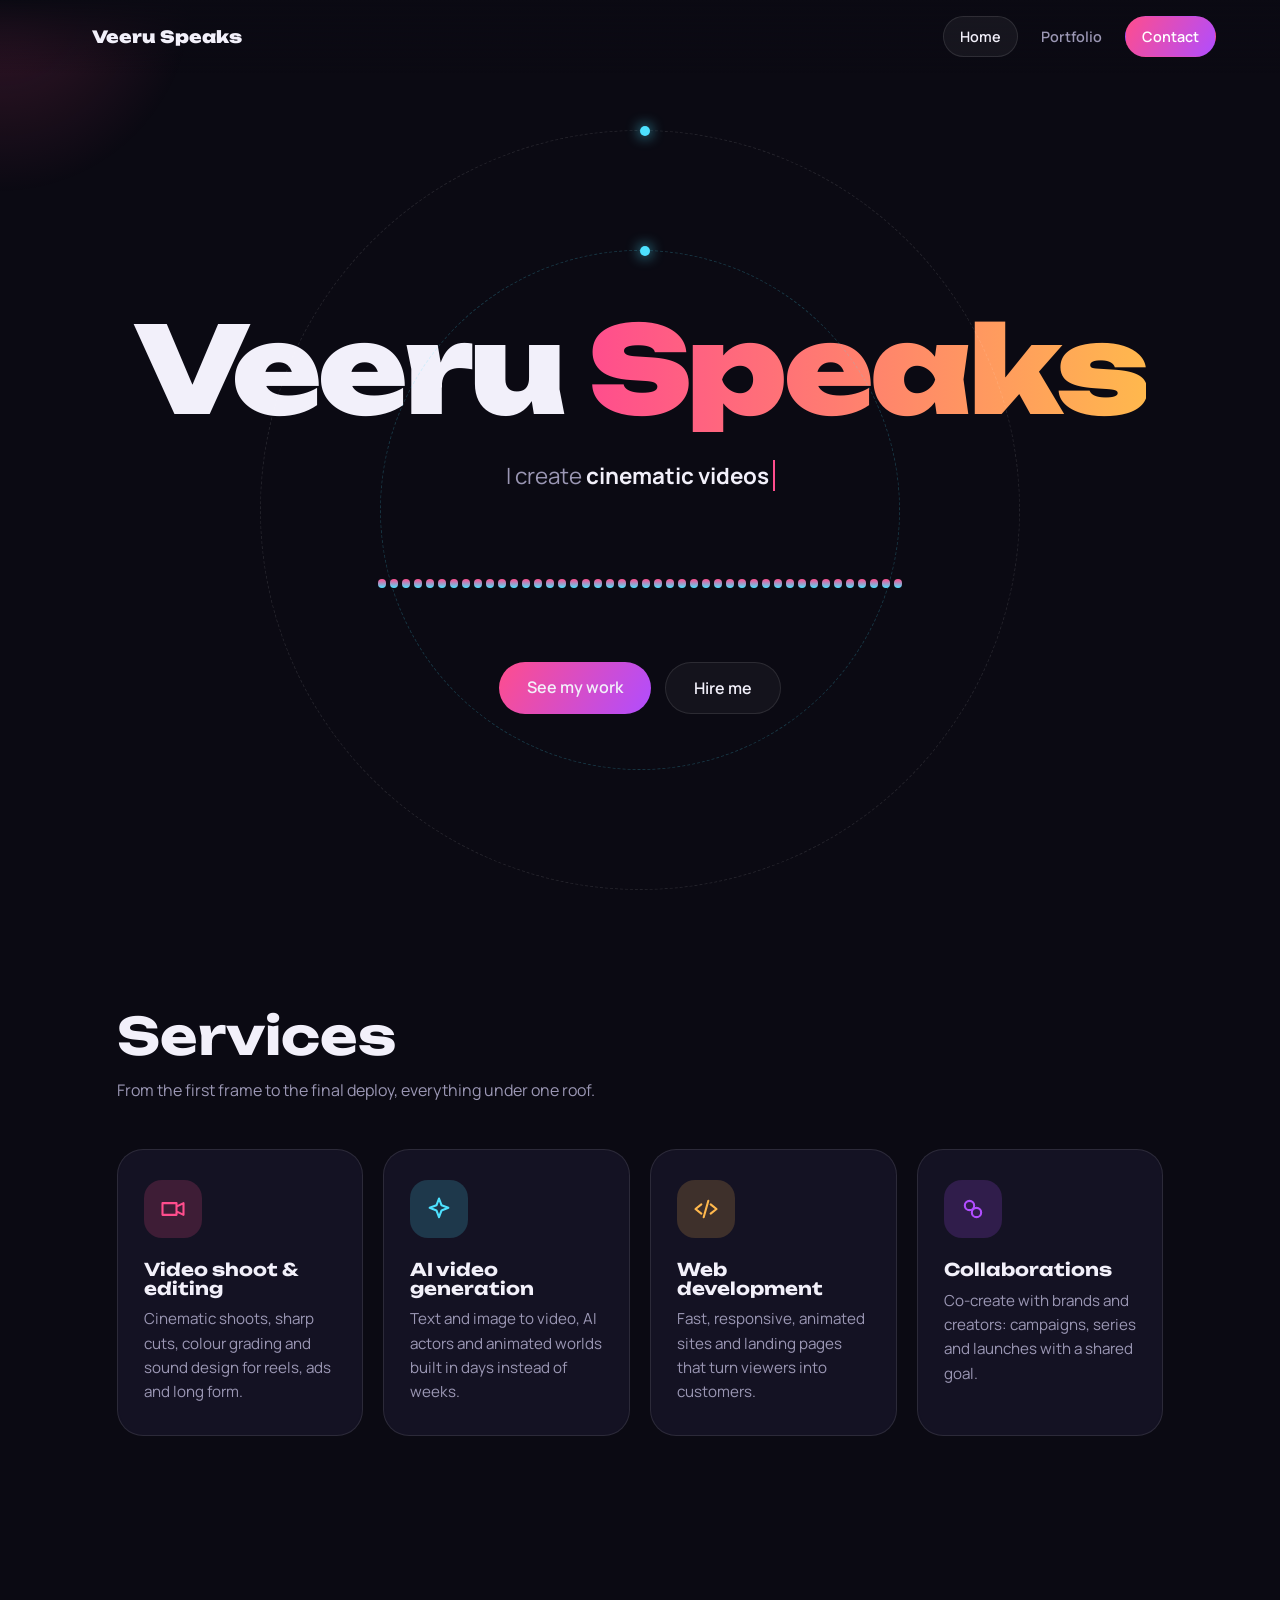
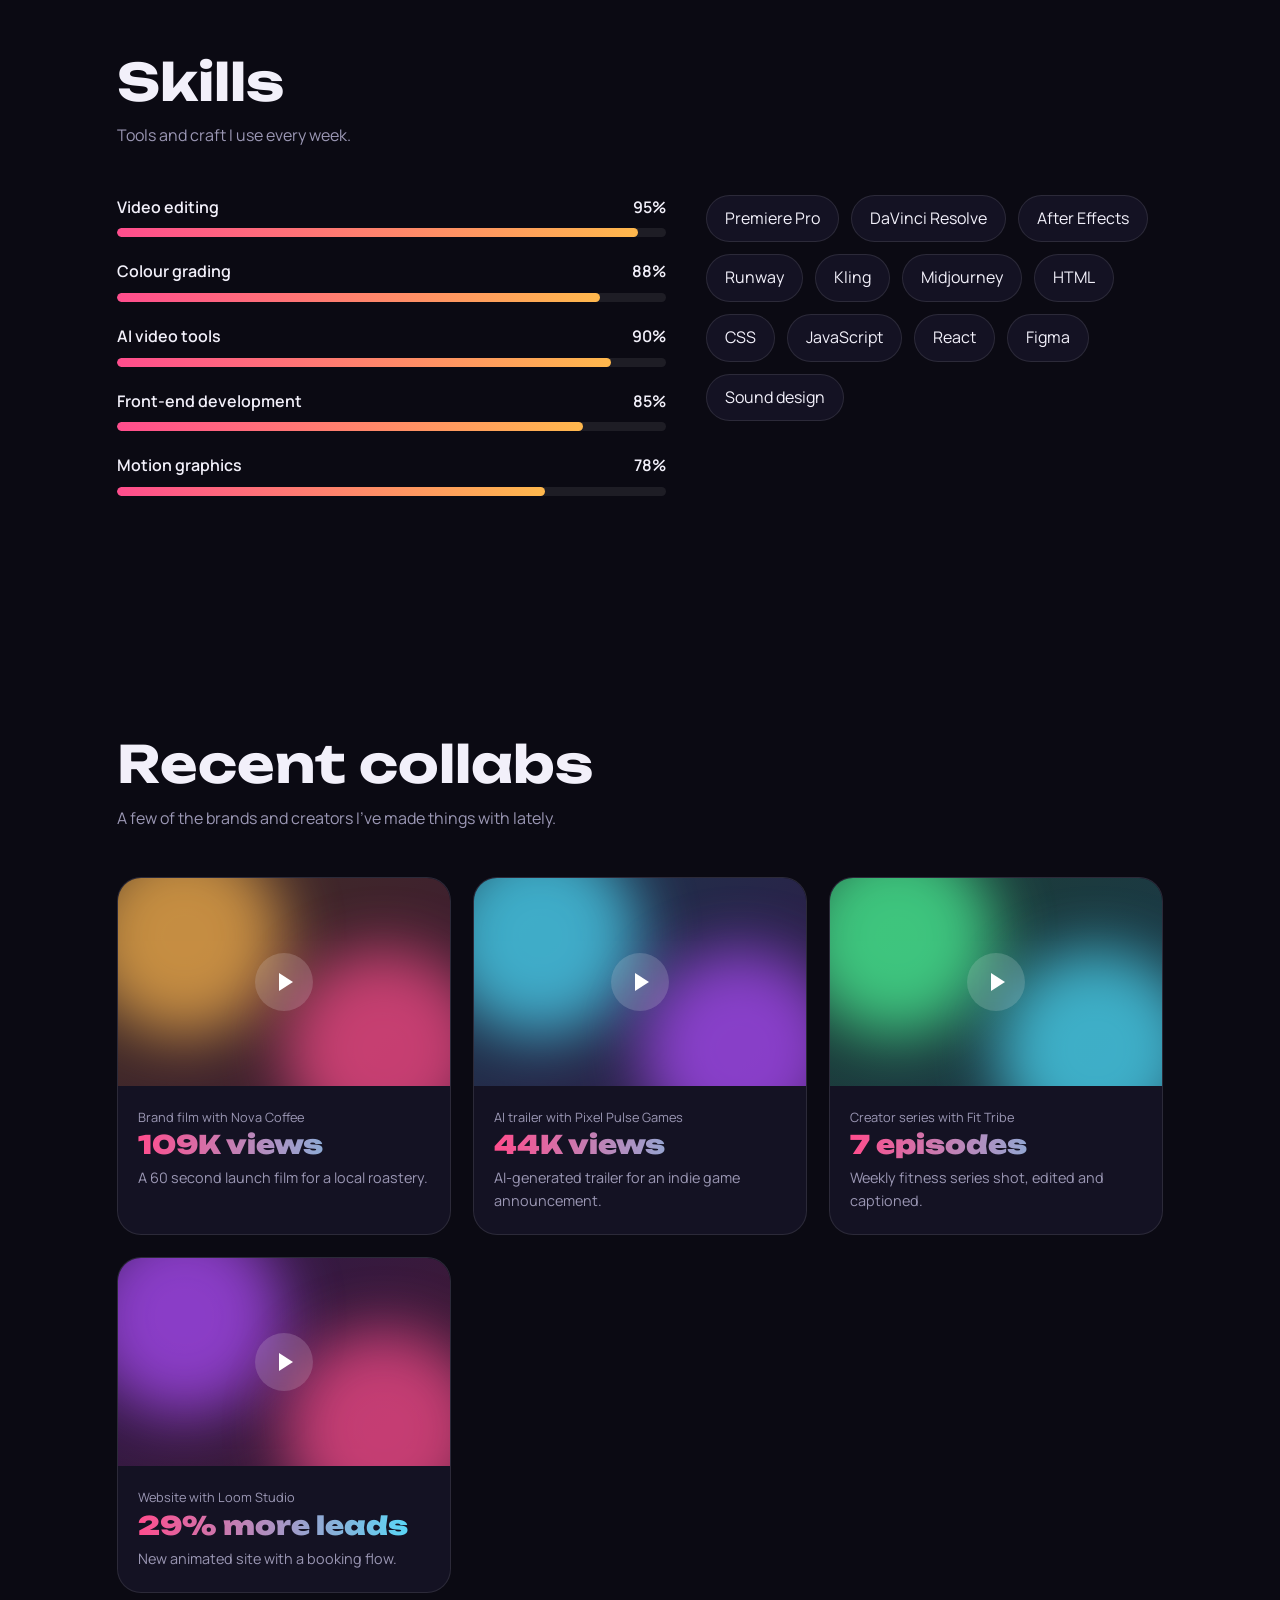
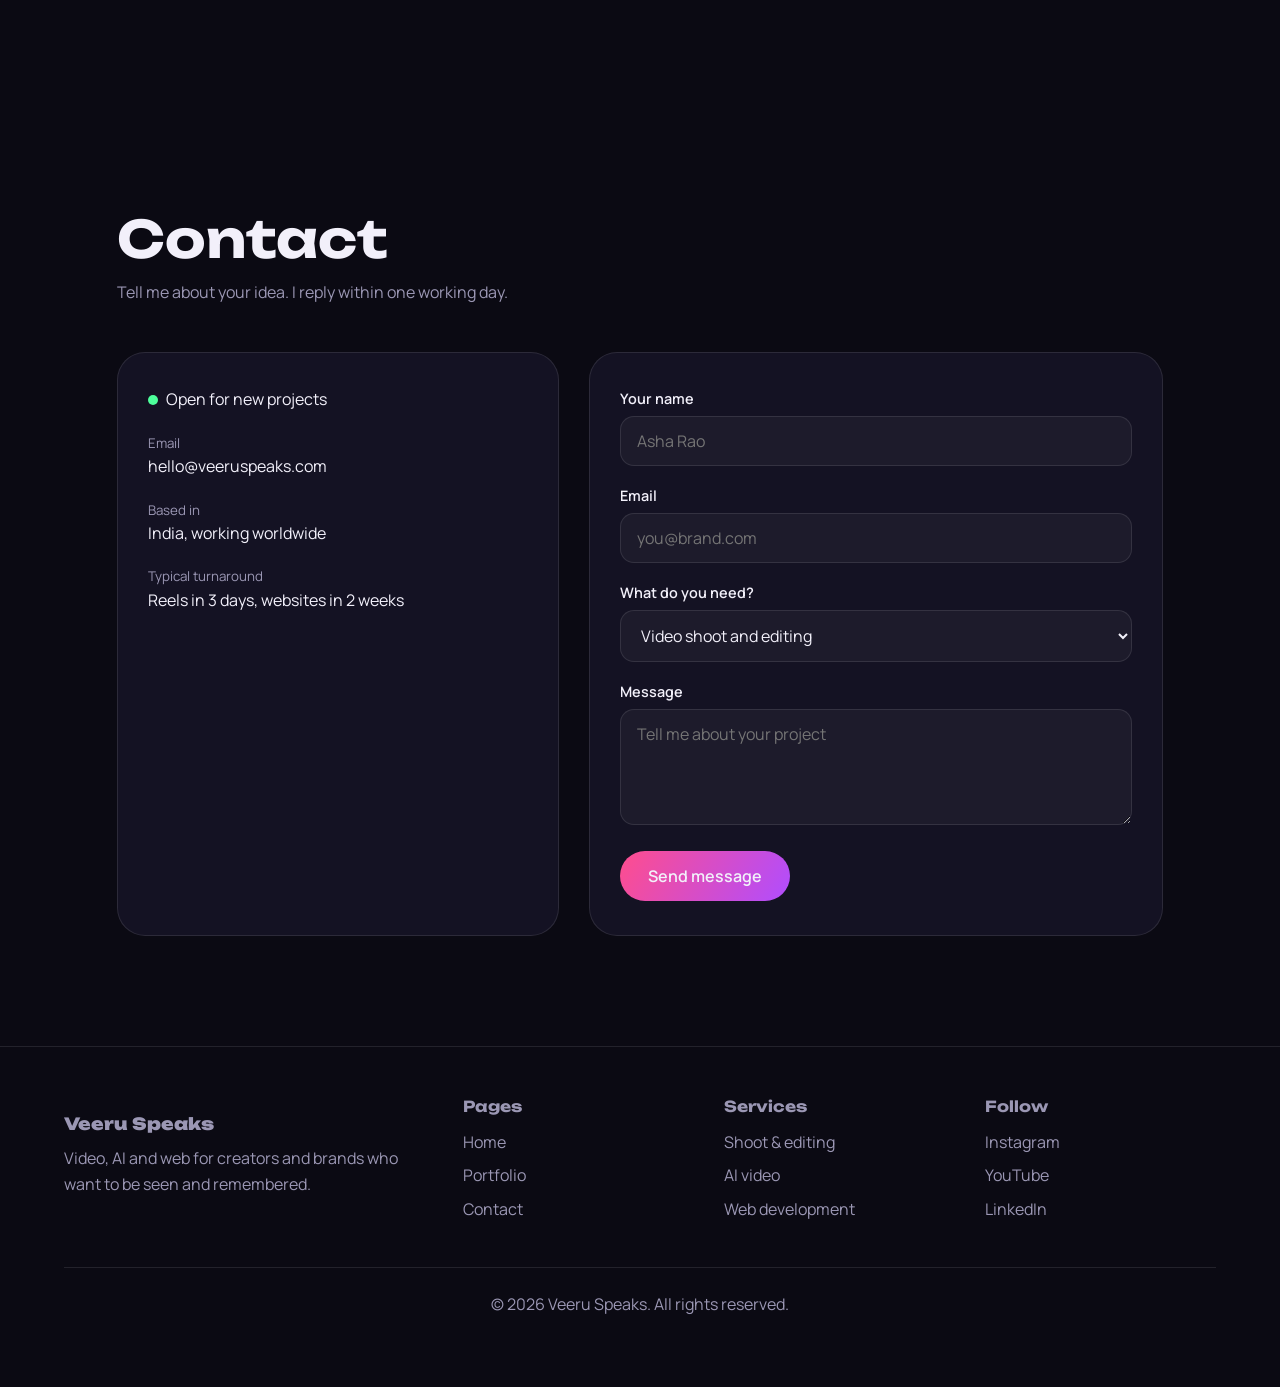
<file: index.html>
<!DOCTYPE html>
<html lang="en">
<head>
<meta charset="utf-8">
<meta name="viewport" content="width=device-width, initial-scale=1, viewport-fit=cover">
<title>Veeru Speaks</title>
<link rel="preconnect" href="https://fonts.googleapis.com">
<link href="https://fonts.googleapis.com/css2?family=Unbounded:wght@400;700;900&family=Manrope:wght@400;600&display=swap" rel="stylesheet">
<link rel="stylesheet" href="style.css">
</head>
<body data-page="index">
<canvas id="bg"></canvas><div id="glow"></div>
<nav>
  <a href="index.html" class="logo"><div class="eq"><i></i><i></i><i></i><i></i></div><span class="t">Veeru Speaks</span></a>
  <div class="links"><a href="index.html" data-p="index">Home</a><a href="portfolio.html" data-p="portfolio">Portfolio</a><a href="index.html#contact" class="cta">Contact</a></div>
</nav>
<main>
  <div class="hero">
    <div class="ring r1"></div><div class="ring r2"></div>
    <h1><span>Veeru</span> <span class="g">Speaks</span></h1>
    <p class="role">I create <b id="typed"></b></p>
    <div class="wave" id="wave"></div>
    <div class="btns"><a class="btn p" href="portfolio.html">See my work</a><a class="btn" href="#contact">Hire me</a></div>
  </div>
  <section id="services"><h2 class="rv">Services</h2><p class="sub rv">From the first frame to the final deploy, everything under one roof.</p><div class="grid" id="svc"></div></section>
  <section id="skills"><h2 class="rv">Skills</h2><p class="sub rv">Tools and craft I use every week.</p>
    <div class="skills"><div id="bars" class="rv"></div><div class="tools rv" id="tools"></div></div></section>
  <section id="collabs"><h2 class="rv">Recent collabs</h2><p class="sub rv">A few of the brands and creators I've made things with lately.</p><div class="works" id="cl"></div></section>
  <section id="contact"><h2 class="rv">Contact</h2><p class="sub rv">Tell me about your idea. I reply within one working day.</p>
    <div class="contact">
      <div class="box info rv"><p><span class="live"></span>Open for new projects</p><p><small>Email</small>hello@veeruspeaks.com</p><p><small>Based in</small>India, working worldwide</p><p><small>Typical turnaround</small>Reels in 3 days, websites in 2 weeks</p></div>
      <form class="box rv" id="form"><label for="n">Your name</label><input id="n" required placeholder="Asha Rao"><label for="e">Email</label><input id="e" type="email" required placeholder="you@brand.com">
        <label for="s">What do you need?</label><select id="s"><option>Video shoot and editing</option><option>AI video generation</option><option>Web development</option><option>Collaboration</option></select>
        <label for="m">Message</label><textarea id="m" rows="4" required placeholder="Tell me about your project"></textarea>
        <button class="btn p" type="submit">Send message</button><div class="ok" id="ok">Thanks! Your email app opened with the message ready to send.</div></form>
    </div>
  </section>
</main>
<footer>
  <div class="foot">
    <div><a href="index.html" class="logo" style="margin-bottom:14px"><div class="eq"><i></i><i></i><i></i><i></i></div>Veeru Speaks</a><p>Video, AI and web for creators and brands who want to be seen and remembered.</p></div>
    <div><h4>Pages</h4><a href="index.html">Home</a><a href="portfolio.html">Portfolio</a><a href="index.html#contact">Contact</a></div>
    <div><h4>Services</h4><a href="portfolio.html?f=shoot">Shoot &amp; editing</a><a href="portfolio.html?f=ai">AI video</a><a href="portfolio.html?f=web">Web development</a></div>
    <div><h4>Follow</h4><a href="#">Instagram</a><a href="#">YouTube</a><a href="#">LinkedIn</a></div>
  </div>
  <div class="copy">© 2026 Veeru Speaks. All rights reserved.</div>
</footer>
<div class="modal" id="modal" role="dialog" aria-modal="true"><div class="mbox" id="mbox"></div></div>
<script src="script.js"></script>
</body>
</html>
</file>
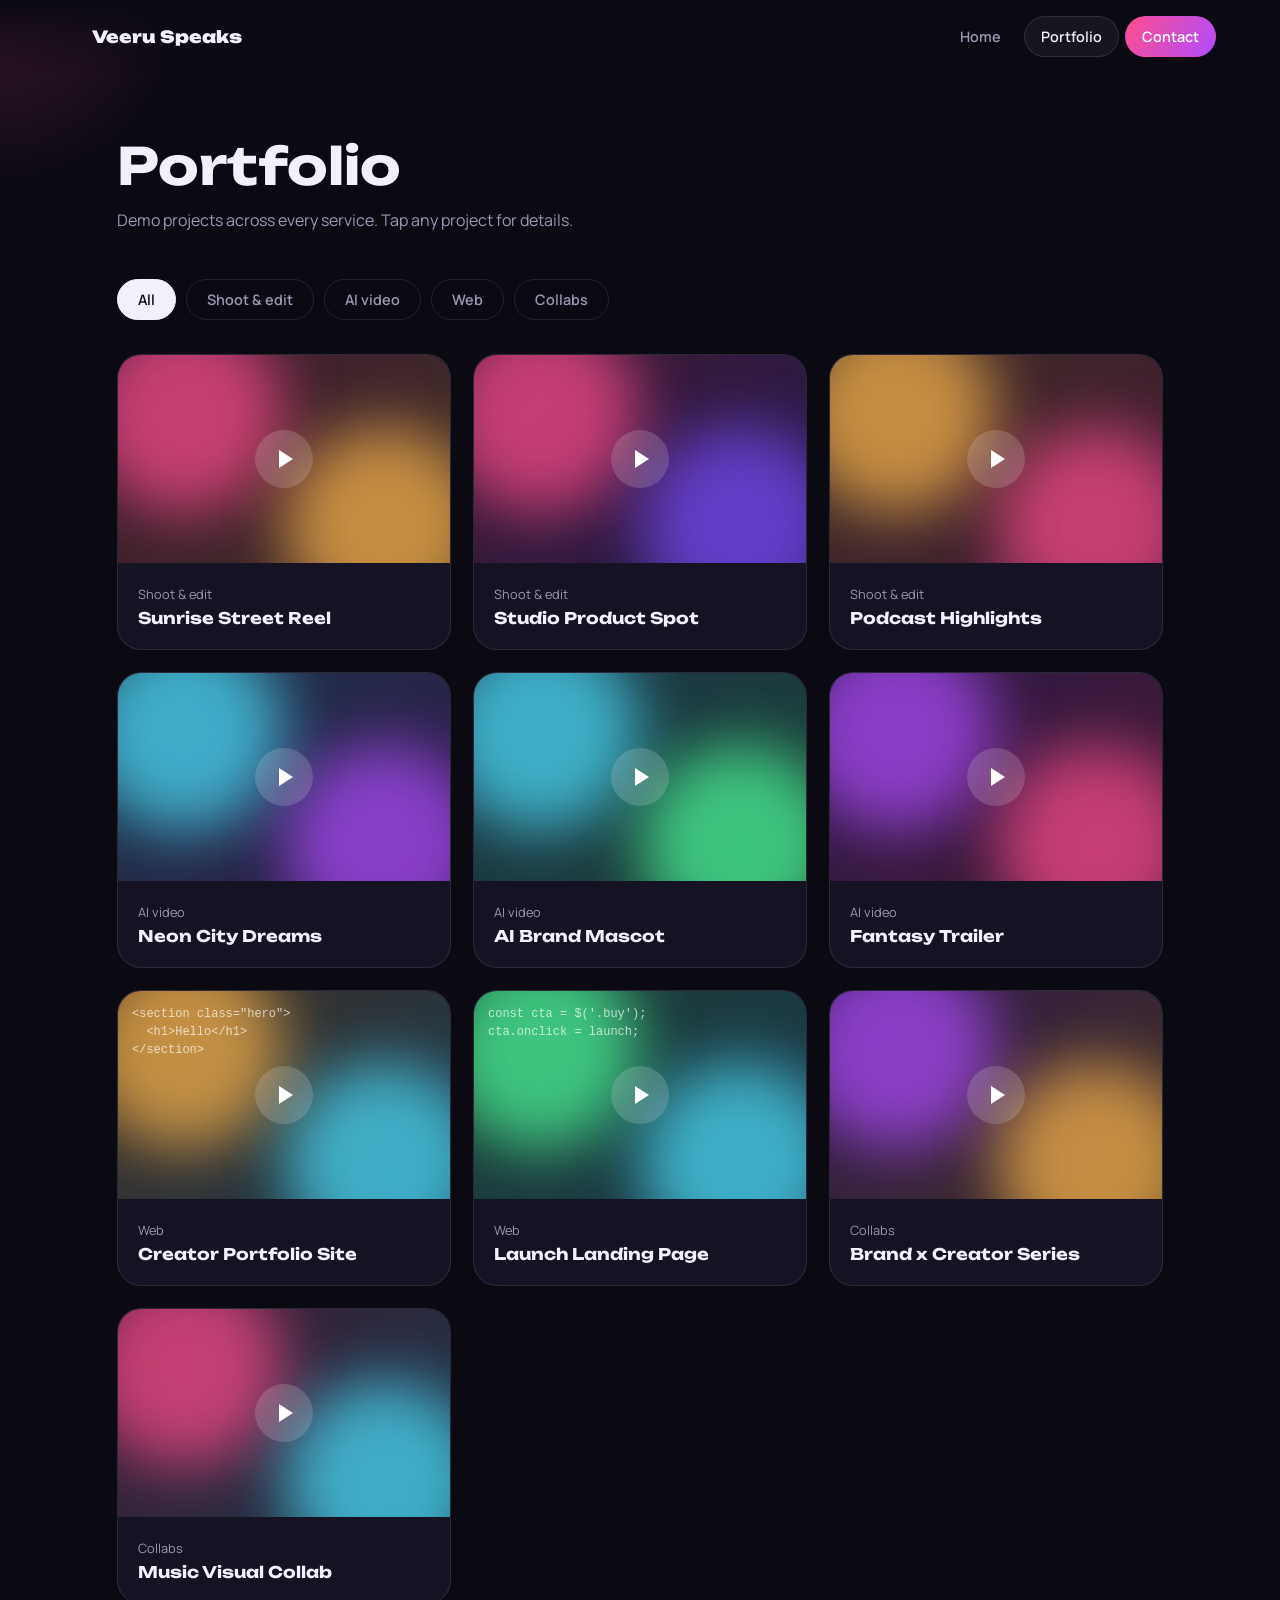
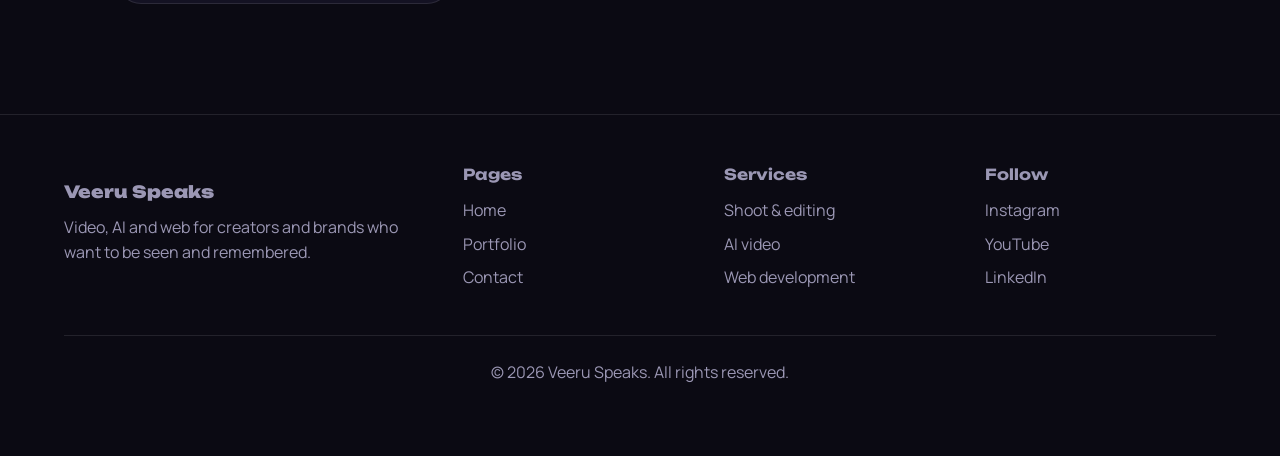
<file: portfolio (1).html>
<!DOCTYPE html>
<html lang="en">
<head>
<meta charset="utf-8">
<meta name="viewport" content="width=device-width, initial-scale=1, viewport-fit=cover">
<title>Portfolio | Veeru Speaks</title>
<link rel="preconnect" href="https://fonts.googleapis.com">
<link href="https://fonts.googleapis.com/css2?family=Unbounded:wght@400;700;900&family=Manrope:wght@400;600&display=swap" rel="stylesheet">
<link rel="stylesheet" href="style.css">
</head>
<body data-page="portfolio">
<canvas id="bg"></canvas><div id="glow"></div>
<nav>
  <a href="index.html" class="logo"><div class="eq"><i></i><i></i><i></i><i></i></div><span class="t">Veeru Speaks</span></a>
  <div class="links"><a href="index.html" data-p="index">Home</a><a href="portfolio.html" data-p="portfolio">Portfolio</a><a href="index.html#contact" class="cta">Contact</a></div>
</nav>
<main>
  <section style="padding-top:140px"><h2>Portfolio</h2><p class="sub">Demo projects across every service. Tap any project for details.</p>
    <div class="filters" id="filters"></div><div class="works" id="works"></div></section>
</main>
<footer>
  <div class="foot">
    <div><a href="index.html" class="logo" style="margin-bottom:14px"><div class="eq"><i></i><i></i><i></i><i></i></div>Veeru Speaks</a><p>Video, AI and web for creators and brands who want to be seen and remembered.</p></div>
    <div><h4>Pages</h4><a href="index.html">Home</a><a href="portfolio.html">Portfolio</a><a href="index.html#contact">Contact</a></div>
    <div><h4>Services</h4><a href="portfolio.html?f=shoot">Shoot &amp; editing</a><a href="portfolio.html?f=ai">AI video</a><a href="portfolio.html?f=web">Web development</a></div>
    <div><h4>Follow</h4><a href="#">Instagram</a><a href="#">YouTube</a><a href="#">LinkedIn</a></div>
  </div>
  <div class="copy">© 2026 Veeru Speaks. All rights reserved.</div>
</footer>
<div class="modal" id="modal" role="dialog" aria-modal="true"><div class="mbox" id="mbox"></div></div>
<script src="script.js"></script>
</body>
</html>
</file>
<file: style.css>
:root{--bg:#0b0a13;--bg2:#141223;--tx:#f2f0fa;--mu:#9b97b4;--a:#ff4d8d;--b:#4de1ff;--c:#ffb84d;--ln:rgba(255,255,255,.1);
box-sizing:border-box;padding-top:env(safe-area-inset-top,0px);padding-bottom:env(safe-area-inset-bottom,0px)}
html{scroll-padding-top:env(safe-area-inset-top,0px);scroll-behavior:smooth}
*,*::before,*::after{box-sizing:border-box;margin:0}
body{background:var(--bg);color:var(--tx);font:400 16px/1.6 Manrope,system-ui,sans-serif;overflow-x:hidden;min-height:100vh}
h1,h2,h3,.logo{font-family:Unbounded,Impact,sans-serif;line-height:1.05}
a{color:inherit;text-decoration:none}
:focus-visible{outline:2px solid var(--b);outline-offset:3px}
#bg{position:fixed;inset:0;z-index:0;pointer-events:none}
#glow{position:fixed;width:420px;height:420px;border-radius:50%;left:0;top:0;z-index:0;pointer-events:none;background:radial-gradient(circle,rgba(255,77,141,.18),transparent 65%);transform:translate(-50%,-50%);transition:opacity .4s}
nav{position:fixed;top:env(safe-area-inset-top,0px);left:0;right:0;z-index:20;display:flex;justify-content:space-between;align-items:center;padding:16px 5vw;background:linear-gradient(var(--bg),transparent)}
.logo{font-weight:900;font-size:1.05rem;display:flex;gap:10px;align-items:center}
.eq{display:flex;gap:2px;align-items:flex-end;height:18px}
.eq i{width:3px;background:var(--a);border-radius:2px;animation:eq 1s ease-in-out infinite}
.eq i:nth-child(2){animation-delay:.2s;background:var(--b)}.eq i:nth-child(3){animation-delay:.4s;background:var(--c)}.eq i:nth-child(4){animation-delay:.6s}
@keyframes eq{0%,100%{height:4px}50%{height:18px}}
.links{display:flex;gap:6px}
.links a{padding:8px 16px;border-radius:99px;font-weight:600;font-size:.9rem;color:var(--mu);transition:.3s;border:1px solid transparent}
.links a:hover,.links a.on{color:var(--tx);border-color:var(--ln);background:rgba(255,255,255,.05)}
main{position:relative;z-index:2}
.page{display:none}.page.show{display:block;animation:pg .7s cubic-bezier(.2,.8,.2,1)}
@keyframes pg{from{opacity:0;filter:blur(14px);transform:scale(.97)}to{opacity:1;filter:none;transform:none}}
section{padding:110px 6vw;max-width:1200px;margin:auto}
.hero{min-height:100vh;display:flex;flex-direction:column;justify-content:center;align-items:center;text-align:center;padding-top:120px;position:relative}
.hero h1{font-size:clamp(2.6rem,10vw,7.5rem);font-weight:900;letter-spacing:-.03em}
.hero h1 span{display:inline-block;animation:bob 3.2s ease-in-out infinite}
.hero h1 .g{background:linear-gradient(90deg,var(--a),var(--c),var(--b),var(--a));background-size:300% 100%;-webkit-background-clip:text;background-clip:text;color:transparent;animation:hue 6s linear infinite}
@keyframes hue{to{background-position:300% 0}}
@keyframes bob{0%,100%{transform:translateY(0) rotate(0)}50%{transform:translateY(-8px) rotate(-1.5deg)}}
.role{margin:26px 0 8px;font-size:clamp(1rem,2.6vw,1.4rem);color:var(--mu);min-height:1.7em}
.role b{color:var(--tx);border-right:2px solid var(--a);padding-right:4px;animation:caret .8s steps(1) infinite}
@keyframes caret{50%{border-color:transparent}}
.wave{display:flex;gap:4px;align-items:center;justify-content:center;height:90px;margin:34px 0;width:100%;max-width:640px}
.wave i{flex:1;max-width:8px;border-radius:9px;background:linear-gradient(var(--a),var(--b));height:10%;animation:wv 1.4s ease-in-out infinite}
@keyframes wv{0%,100%{height:8%}50%{height:var(--h)}}
.btns{display:flex;gap:14px;flex-wrap:wrap;justify-content:center}
.btn{position:relative;padding:14px 28px;border-radius:99px;font-weight:600;border:1px solid var(--ln);background:rgba(255,255,255,.04);cursor:pointer;color:var(--tx);font:600 1rem Manrope,sans-serif;transition:.35s;overflow:hidden}
.btn:hover{transform:scale(1.06);border-color:var(--a);box-shadow:0 0 30px rgba(255,77,141,.35)}
.btn.p{background:linear-gradient(120deg,var(--a),#b04dff);border:0;animation:pulse 2.4s ease-in-out infinite}
@keyframes pulse{0%,100%{box-shadow:0 0 0 0 rgba(255,77,141,.5)}50%{box-shadow:0 0 0 16px rgba(255,77,141,0)}}
.ring{position:absolute;border:1px dashed var(--ln);border-radius:50%;animation:spin 30s linear infinite;pointer-events:none}
.ring.r1{width:min(90vw,760px);aspect-ratio:1}.ring.r2{width:min(64vw,520px);aspect-ratio:1;animation-duration:20s;animation-direction:reverse;border-color:rgba(77,225,255,.2)}
.ring::after{content:"";position:absolute;top:-5px;left:50%;width:10px;height:10px;border-radius:50%;background:var(--b);box-shadow:0 0 14px var(--b)}
@keyframes spin{to{transform:rotate(360deg)}}
h2{font-size:clamp(1.7rem,5vw,3.2rem);margin-bottom:14px;font-weight:700}
.sub{color:var(--mu);max-width:560px;margin-bottom:46px}
.grid{display:grid;grid-template-columns:repeat(auto-fit,minmax(240px,1fr));gap:20px}
.card{position:relative;padding:30px 26px;border-radius:26px;background:var(--bg2);border:1px solid var(--ln);transition:transform .25s,border-color .3s;transform-style:preserve-3d;overflow:hidden;cursor:pointer}
.card::before{content:"";position:absolute;inset:-60%;background:conic-gradient(from 0deg,transparent,var(--cc,var(--a)),transparent 30%);animation:spin 6s linear infinite;opacity:.0;transition:.4s}
.card:hover::before{opacity:.35}
.card::after{content:"";position:absolute;inset:1px;border-radius:25px;background:var(--bg2)}
.card>*{position:relative;z-index:2}
.ico{width:58px;height:58px;border-radius:18px;display:grid;place-items:center;margin-bottom:22px;background:color-mix(in srgb,var(--cc,var(--a)) 18%,transparent);animation:float 4s ease-in-out infinite}
.ico svg{width:28px;height:28px;stroke:var(--cc,var(--a));fill:none;stroke-width:1.8;stroke-linecap:round;stroke-linejoin:round}
@keyframes float{0%,100%{transform:translateY(0) scale(1)}50%{transform:translateY(-6px) scale(1.06)}}
.card h3{font-size:1.1rem;margin-bottom:10px}.card p{color:var(--mu);font-size:.95rem}
.rv{opacity:0;filter:blur(12px);transform:scale(.92);transition:opacity .9s,filter .9s,transform .9s cubic-bezier(.2,.8,.2,1)}
.rv.in{opacity:1;filter:none;transform:none}
.collab{text-align:center;border:1px solid var(--ln);border-radius:36px;background:radial-gradient(circle at 50% 0,rgba(176,77,255,.22),transparent 60%),var(--bg2);padding:70px 6vw;position:relative;overflow:hidden}
.collab .orb{position:absolute;border-radius:50%;filter:blur(40px);animation:orb 8s ease-in-out infinite;opacity:.5}
@keyframes orb{0%,100%{transform:scale(1)}50%{transform:scale(1.5)}}
.tags{display:flex;flex-wrap:wrap;gap:10px;justify-content:center;margin:26px 0 34px}
.tags span{padding:8px 18px;border-radius:99px;border:1px solid var(--ln);background:rgba(255,255,255,.04);animation:float 3.5s ease-in-out infinite}
.tags span:nth-child(2n){animation-delay:.6s}.tags span:nth-child(3n){animation-delay:1.2s}
.filters{display:flex;gap:10px;flex-wrap:wrap;margin-bottom:34px}
.chip{padding:10px 20px;border-radius:99px;border:1px solid var(--ln);background:transparent;color:var(--mu);cursor:pointer;font:600 .9rem Manrope,sans-serif;transition:.3s}
.chip:hover{color:var(--tx);transform:scale(1.06)}.chip.on{background:var(--tx);color:var(--bg);border-color:var(--tx)}
.works{display:grid;grid-template-columns:repeat(auto-fill,minmax(280px,1fr));gap:22px}
.work{border-radius:24px;overflow:hidden;background:var(--bg2);border:1px solid var(--ln);cursor:pointer;transition:transform .3s,opacity .5s,filter .5s;animation:pg .7s both}
.work:hover{transform:scale(1.03)}
.work.hide{display:none}
.thumb{aspect-ratio:16/10;position:relative;display:grid;place-items:center;overflow:hidden}
.thumb .play{width:58px;height:58px;border-radius:50%;background:rgba(255,255,255,.16);backdrop-filter:blur(8px);display:grid;place-items:center;animation:pulse 2.4s infinite;transition:.3s}
.work:hover .play{transform:scale(1.2);background:rgba(255,255,255,.3)}
.play::after{content:"";border-left:14px solid #fff;border-top:9px solid transparent;border-bottom:9px solid transparent;margin-left:4px}
.thumb .sh{position:absolute;width:60%;aspect-ratio:1;border-radius:50%;filter:blur(30px);opacity:.7;animation:orb 6s ease-in-out infinite}
.thumb .code{position:absolute;inset:14px;font:12px/1.5 monospace;color:rgba(255,255,255,.7);overflow:hidden;white-space:pre}
.meta{padding:18px 20px 22px}.meta small{color:var(--mu);font-size:.8rem}.meta h3{font-size:1rem;margin-top:4px}
.modal{position:fixed;inset:0;z-index:50;background:rgba(5,4,10,.8);backdrop-filter:blur(10px);display:none;place-items:center;padding:20px}
.modal.open{display:grid;animation:pg .45s both}
.mbox{max-width:620px;width:100%;background:var(--bg2);border:1px solid var(--ln);border-radius:28px;overflow:hidden}
.mbox .thumb{aspect-ratio:16/9}.mbox .meta{padding:26px}.mbox p{color:var(--mu);margin:12px 0 20px}
footer{position:relative;z-index:2;text-align:center;padding:50px 5vw 70px;color:var(--mu);border-top:1px solid var(--ln)}
@media(max-width:640px){section{padding:80px 5vw}.links a{padding:7px 11px;font-size:.82rem}.logo span.t{display:none}}
@media(prefers-reduced-motion:reduce){*{animation-duration:.01s!important;animation-iteration-count:1!important;transition-duration:.01s!important}}
:root:not([data-theme="light"]){color-scheme:dark}

/* ---- v2 additions ---- */
body{animation:pg .8s cubic-bezier(.2,.8,.2,1)}
.links a.cta{background:linear-gradient(120deg,var(--a),#b04dff);color:#fff}
.skills{display:grid;grid-template-columns:1.2fr 1fr;gap:40px;align-items:start}
.sk{margin-bottom:22px}.sk div{display:flex;justify-content:space-between;font-weight:600;margin-bottom:8px}
.bar{height:9px;background:rgba(255,255,255,.08);border-radius:9px;overflow:hidden}
.bar i{display:block;height:100%;width:0;border-radius:9px;background:linear-gradient(90deg,var(--a),var(--c),var(--b),var(--a));background-size:300% 100%;transition:width 1.8s cubic-bezier(.2,.8,.2,1);animation:hue 5s linear infinite}
.in .bar i{width:var(--w)}
.tools{display:flex;flex-wrap:wrap;gap:12px}
.tools span{padding:10px 18px;border-radius:99px;border:1px solid var(--ln);background:var(--bg2);animation:float 3.6s ease-in-out infinite;transition:.3s}
.tools span:hover{border-color:var(--b);transform:scale(1.1)}
.tools span:nth-child(2n){animation-delay:.7s}.tools span:nth-child(3n){animation-delay:1.4s}
.stat{font:900 1.6rem Unbounded,sans-serif;background:linear-gradient(90deg,var(--a),var(--b));-webkit-background-clip:text;background-clip:text;color:transparent}
.contact{display:grid;grid-template-columns:1fr 1.3fr;gap:30px}
.box{background:var(--bg2);border:1px solid var(--ln);border-radius:28px;padding:34px 30px}
.info p{margin-bottom:20px}.info small{color:var(--mu);display:block}
.live{display:inline-block;width:10px;height:10px;border-radius:50%;background:#4dff9b;margin-right:8px;animation:pulse 2s infinite}
form label{display:block;font-weight:600;font-size:.9rem;margin-bottom:6px}
form input,form select,form textarea{width:100%;padding:13px 16px;margin-bottom:18px;border-radius:14px;border:1px solid var(--ln);background:rgba(255,255,255,.04);color:var(--tx);font:400 1rem Manrope,sans-serif;transition:.3s}
form input:focus,form select:focus,form textarea:focus{border-color:var(--a);box-shadow:0 0 0 4px rgba(255,77,141,.15);outline:0}
form option{background:var(--bg2)}
.ok{display:none;margin-top:16px;padding:14px;border-radius:14px;background:rgba(77,255,155,.12);color:#4dff9b;animation:pg .6s}
.ok.show{display:block}
.foot{display:grid;grid-template-columns:1.6fr 1fr 1fr 1fr;gap:30px;text-align:left;max-width:1200px;margin:auto;padding-bottom:36px}
.foot h4{font:700 .95rem Unbounded,sans-serif;margin-bottom:14px}
.foot a{display:block;color:var(--mu);margin-bottom:8px;transition:.3s}.foot a:hover{color:var(--tx);transform:scale(1.05);transform-origin:left}
.copy{border-top:1px solid var(--ln);padding-top:24px}
@media(max-width:820px){.skills,.contact{grid-template-columns:1fr}.foot{grid-template-columns:1fr 1fr}}
</file>
